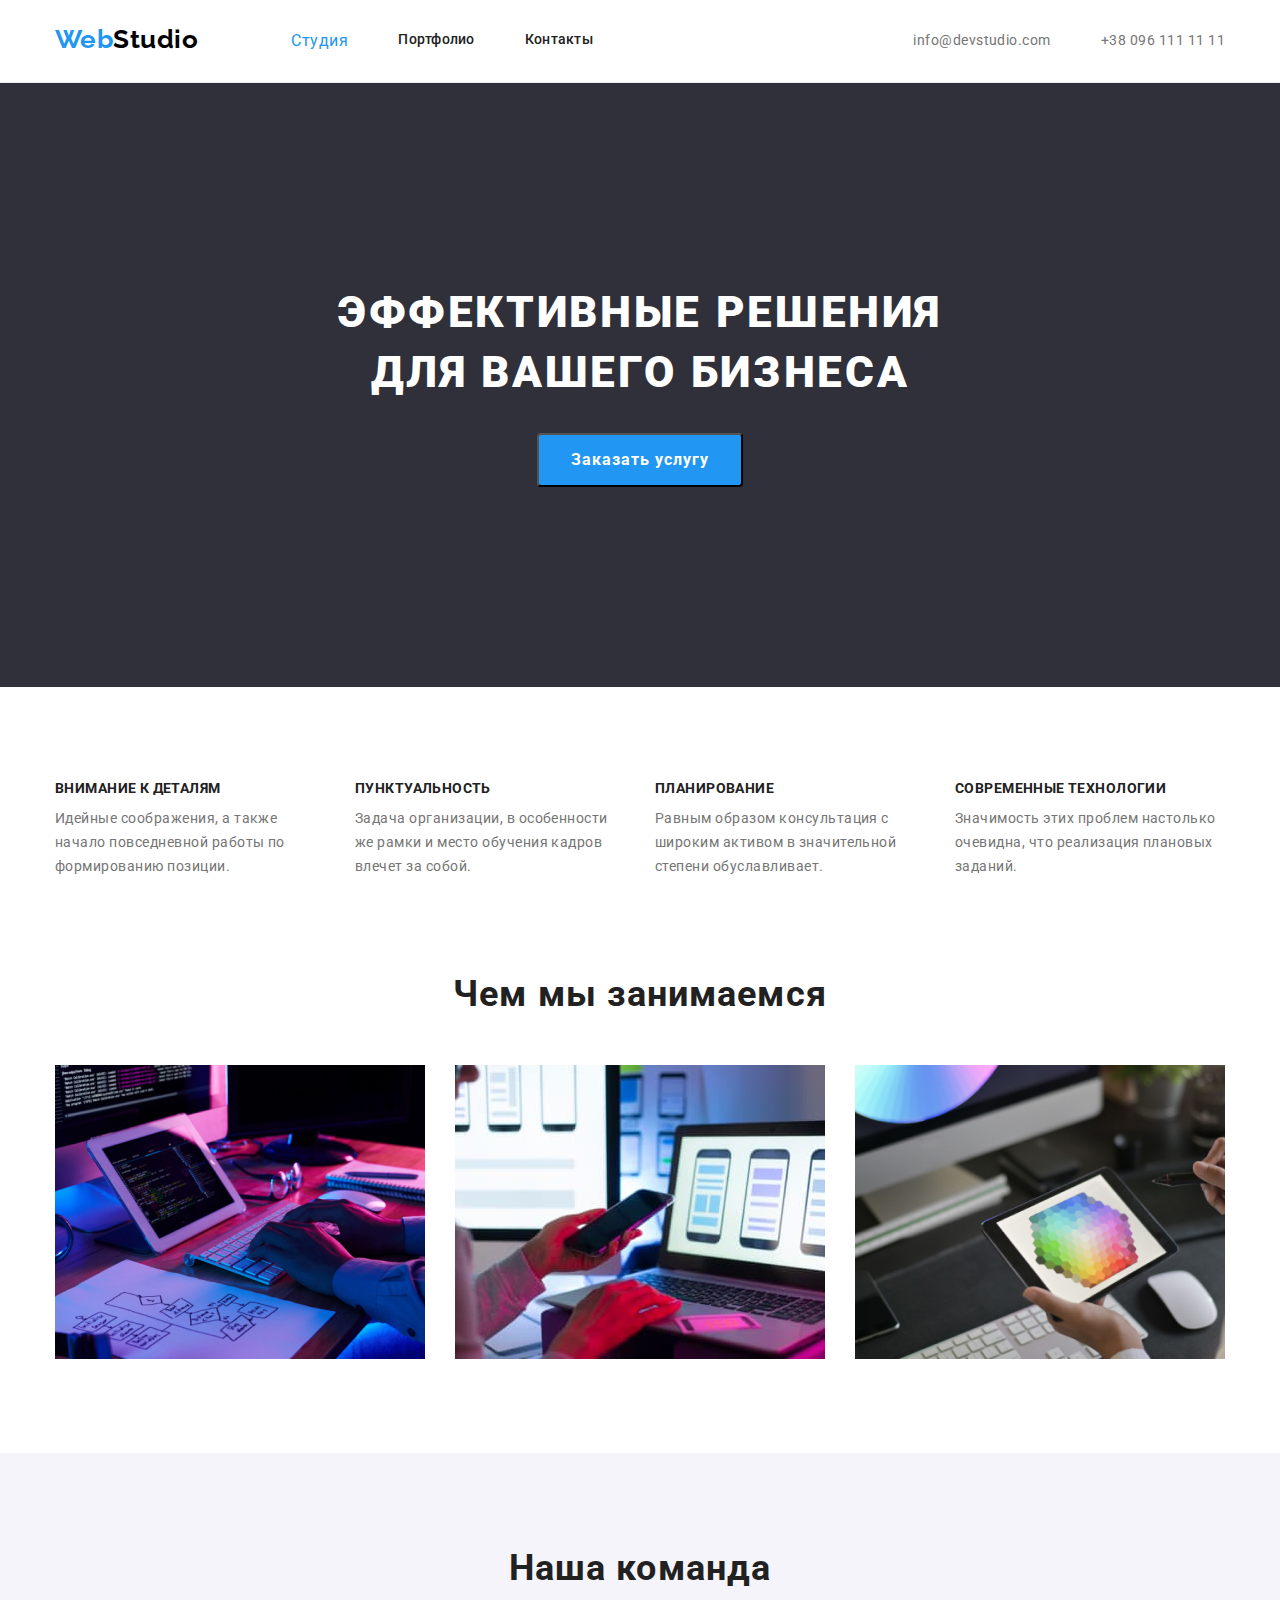
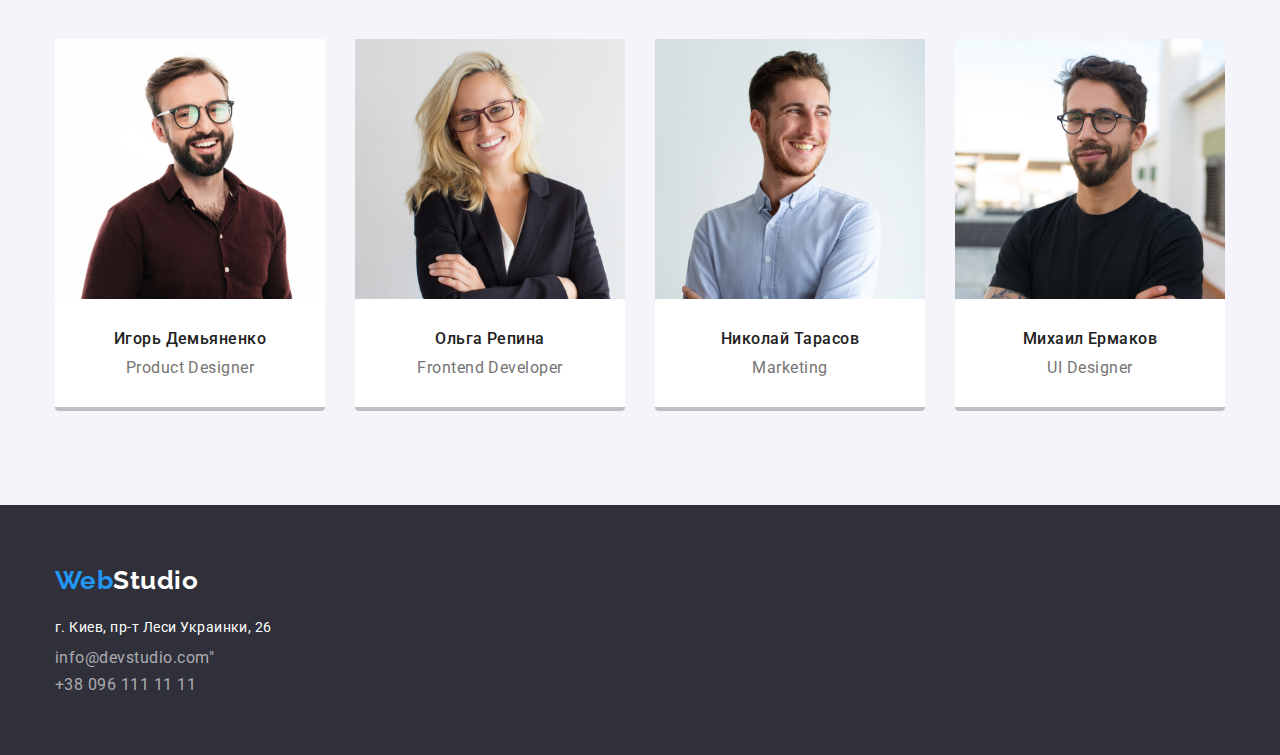
<file: index.html>
<!DOCTYPE html>
<html lang="ru">

<head>
    <meta charset="UTF-8" />
    <meta name="description" content="web studio site" />
    <title>business-solution</title>

    <link
        href="https://fonts.googleapis.com/css2?family=Raleway:wght@700&family=Roboto:wght@400;500;700;900&display=swap"
        rel="stylesheet">

    <link rel="stylesheet"
        href="https://cdnjs.cloudflare.com/ajax/libs/modern-normalize/1.1.0/modern-normalize.min.css">
    <link rel="stylesheet" href="./css/styles.css">

</head>

<body>
    <header>
        <div class="container">
            <nav class="nav-container">
                <a href="./index.html" class="logo">Web<span class="logo-color">Studio</span></a>
                <!-- <div class="header-nav"> -->
                <ul class="list nav-container">
                    <li class="nav-container-item"><a href="./index.html" class="site-nav-link-current">Студия</a></li>
                    <li class="nav-container-item"><a href="./portfolio.html" class="site-nav">Портфолио</a></li>
                    <li class="nav-container-item"><a href="" class="site-nav">Контакты</a></li>
                </ul>
                <!-- </div> -->
            </nav>
            <ul class="list nav-container">
                <li class="nav-container-item">
                    <a href="mailto:info@devstudio.com" class="contacts">info@devstudio.com</a>
                </li>
                <li class="nav-container-item"><a href="tel:+380961111111" class="contacts">+38 096 111 11 11</a></li>
            </ul>
        </div>
    </header>
    <main>
        <section class="banner">
            <div class="container">
                <h1>Эффективные решения <br> для вашего бизнеса</h1>
                <button type="button" class="button-primary">Заказать услугу</button>
            </div>
        </section>
        <section class="features">
            <div class="container">
                <h2 class="visually-hidden">наши преимущества</h2>
                <ul class="list list-of-features">
                    <li class="item-feature">
                        <h3 class="features-header">Внимание к деталям</h3>
                        <p class="features-text">Идейные соображения, а также начало повседневной работы по формированию
                            позиции.</p>
                    </li>
                    <li class="item-feature">
                        <h3 class="features-header">Пунктуальность</h3>
                        <p class="features-text">Задача организации, в особенности же рамки и место обучения кадров
                            влечет
                            за собой.</p>
                    </li>
                    <li class="item-feature">
                        <h3 class="features-header">Планирование</h3>
                        <p class="features-text">Равным образом консультация с широким активом в значительной степени
                            обуславливает.</p>
                    </li>
                    <li class="item-feature">
                        <h3 class="features-header">Современные технологии</h3>
                        <p class="features-text">Значимость этих проблем настолько очевидна, что реализация плановых
                            заданий.</p>
                    </li>
                </ul>
            </div>
        </section>

        <section class="scope">
            <div class="container">
                <h2 class="section-title">Чем мы занимаемся</h2>
                <ul class="list photo-work">
                    <li class="item-photo-work">
                        <img src="./images/coding.jpg" alt="coding" width="370" height="294" />
                    </li>
                    <li class="item-photo-work"><img src="./images/mobileadptation.jpg" alt="deviceadaptation"
                            width="370" height="294"></li>
                    <li class="item-photo-work"><img src="./images/graphics.jpg" alt="graphics" width="370"
                            height="294">
                    </li>
                </ul>
            </div>
        </section>
        <section class="team">
            <div class="container">
                <h2 class="section-title">Наша команда</h2>
                <!-- <div class="teamset"> -->
                <ul class="list teamcards">
                    <li class="team-members">
                        <img src="./images/igor_demyanenko.jpg" alt="igordemyanenkophotos" width="270">
                        <div class="team-photo">
                            <h3 class="name">Игорь Демьяненко</h3>
                            <p class="position">Product Designer</p>
                        </div>
                    </li>
                    <li class="team-members">
                        <img src="./images/olgarepina.jpg" alt="olgarepinaphoto" width="270">
                        <div class="team-photo">
                            <h3 class="name">Ольга Репина</h3>
                            <p class="position">Frontend Developer</p>
                        </div>
                    </li>
                    <li class="team-members">
                        <img src="./images/nikolaytarasov.jpg" alt="nikolaytarasovphoto" width="270">
                        <div class="team-photo">
                            <h3 class="name">Николай Тарасов</h3>
                            <p class="position">Marketing</p>
                        </div>
                    </li>
                    <li class="team-members">
                        <img src="./images/Mikhail_ermakov.jpg" alt="mikhailermakovphoto" width="270">
                        <div class="team-photo">
                            <h3 class="name">Михаил Ермаков</h3>
                            <p class="position">UI Designer</p>
                        </div>
                    </li>
                </ul>
                <!-- </div> -->
            </div>
        </section>
    </main>
<footer>
    <div class="container footer">
        <!-- <div class="footerlogo"> -->
        <a href="./index.html" class="logo">Web<span class="logo-color-footer">Studio</span></a>
        <!-- </div> -->
        <address class="address-details">
            <!-- <div class="addressfooter"> -->
            <ul class="list addressfooter">
                <li class="footerlink">
                    <a href="https://www.google.com.ua/maps/place/%D0%B1%D1%83%D0%BB.+%D0%9B%D0%B5%D1%81%D0%B8+%D0%A3%D0%BA%D1%80%D0%B0%D0%B8%D0%BD%D0%BA%D0%B8,+26,+%D0%9A%D0%B8%D0%B5%D0%B2,+02000/@50.4265807,30.5361971,17z/data=!4m13!1m7!3m6!1s0x40d4cf0e033ecbe9:0x57a4dffefec77da0!2z0LHRg9C7LiDQm9C10YHQuCDQo9C60YDQsNC40L3QutC4LCAyNiwg0JrQuNC10LIsIDAyMDAw!3b1!8m2!3d50.4265807!4d30.5383858!3m4!1s0x40d4cf0e033ecbe9:0x57a4dffefec77da0!8m2!3d50.4265807!4d30.5383858?hl=ru"
                        rel="noopener norefferer" class="address">г. Киев, пр-т Леси Украинки, 26</a>
                </li>
                <li class="footerlink"><a href="mailto:info@devstudio.com" class="email">info@devstudio.com"</a> <br>
                </li>
                <li class="footerlink"><a href="tel:+380961111111" class="email">+38 096 111 11 11</a></li>
            </ul>
            <!-- </div> -->
        </address>
    </div>
</footer>
</body>

</html>
</file>
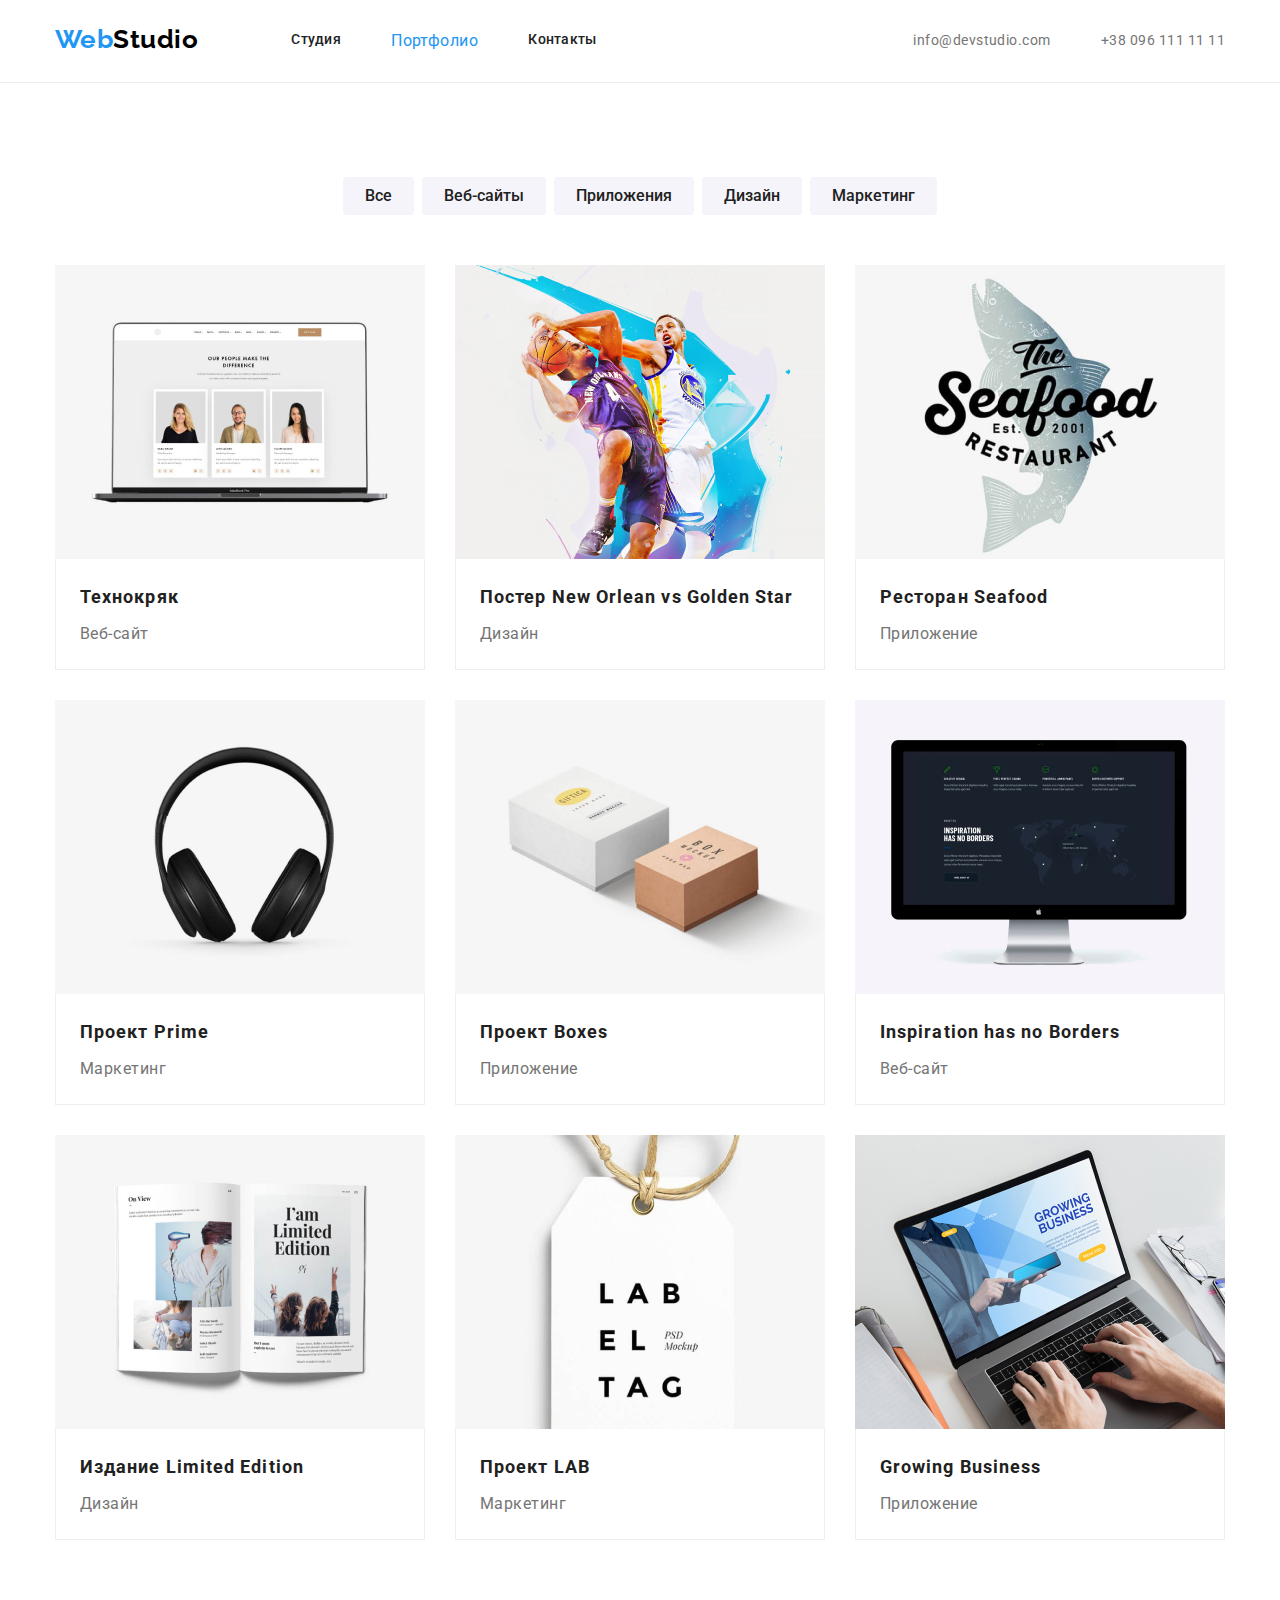
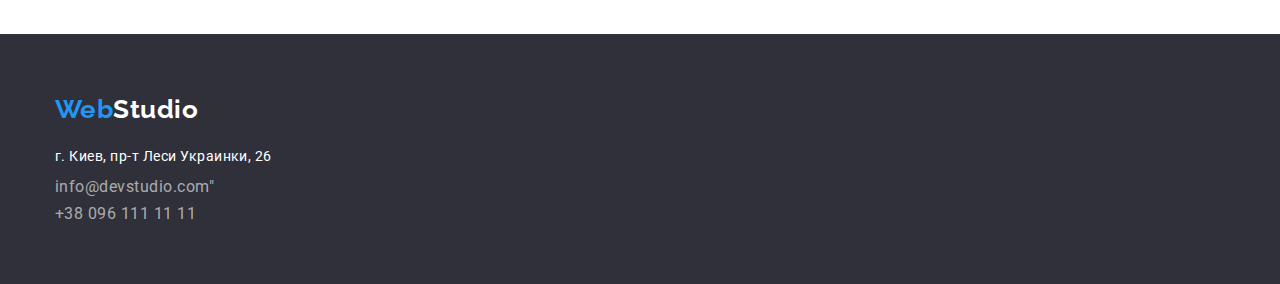
<file: portfolio.html>
<!DOCTYPE html>
<html lang="ru">

<head>
    <meta charset="UTF-8" />
    <meta name="description" content="web studio site" />
    <title>business-solution</title>

    <link
        href="https://fonts.googleapis.com/css2?family=Raleway:wght@700&family=Roboto:wght@400;500;700;900&display=swap"
        rel="stylesheet">

    <link rel="stylesheet"
        href="https://cdnjs.cloudflare.com/ajax/libs/modern-normalize/1.1.0/modern-normalize.min.css">
    <link rel="stylesheet" href="./css/styles.css">

</head>

<body>
    <header>
        <div class="container">
            <nav class="nav-container">
                <a href="./index.html" class="logo">Web<span class="logo-color">Studio</span></a>
                <!-- <div class="header-nav"> -->
                <ul class="list nav-container">
                    <li class="nav-container-item"><a href="./index.html" class="site-nav">Студия</a></li>
                    <li class="nav-container-item"><a href="./portfolio.html"
                            class="site-nav-link-current">Портфолио</a></li>
                    <li class="nav-container-item"><a href="" class="site-nav">Контакты</a></li>
                </ul>
                <!-- </div> -->
            </nav>
            <ul class="list nav-container">
                <li class="nav-container-item">
                    <a href="mailto:info@devstudio.com" class="contacts">info@devstudio.com</a>
                </li>
                <li class="nav-container-item"><a href="tel:+380961111111" class="contacts">+38 096 111 11 11</a></li>
            </ul>
        </div>
    </header>
    <main>
        <section class="portfolio">
        <div class="container">
                <h1 class="visually-hidden">list-of-services</h1>
                <ul class="list portfolio-btn">
                    <li><button type="button" class="button-secondary">Все</button></li>
                    <li><button type="button" class="button-secondary">Веб-сайты</button></li>
                    <li><button type="button" class="button-secondary">Приложения</button></li>
                    <li><button type="button" class="button-secondary">Дизайн</button></li>
                    <li><button type="button" class="button-secondary">Маркетинг</button></li>
                </ul>

                
                    <ul class="list list-of-exmp">
                        <li class="item">
                            <img src="./images/team.jpg" alt="team" width="370">
                            <div class="port-description">
                                <h2 class="portfolio-name">Технокряк</h2>
                                <p class="portfolio-filter">Веб-сайт</p>
                            </div>
                        </li>
                        <li class="item">
                            <img src="./images/bascetbolists).jpg" alt="poster" width="370">
                            <div class="port-description">
                                <h2 class="portfolio-name">Постер New Orlean vs Golden Star</h2>
                                <p class="portfolio-filter">Дизайн</p>
                            </div>
                        </li>
                        <li class="item">
                            <img src="./images/resaurant-logo.jpg" alt="logo-of-restaurant" width="370">
                            <div class="port-description">
                                <h2 class="portfolio-name">Ресторан Seafood</h2>
                                <p class="portfolio-filter">Приложение</p>
                            </div>
                        </li>
                        <li class="item">
                            <img src="./images/earpods.jpg" alt="earpods" width="370">
                            <div class="port-description">
                                <h2 class="portfolio-name">Проект Prime</h2>
                                <p class="portfolio-filter">Маркетинг</p>
                            </div>
                        </li>
                        <li class="item">

                            <img src="./images/boxes.jpg" alt="two-boxes" width="370">
                            <div class="port-description">
                                <h2 class="portfolio-name">Проект Boxes</h2>
                                <p class="portfolio-filter">Приложение</p>
                            </div>
                        </li>
                        <li class="item">
                            <img src="./images/desktop.jpg" alt="desktop" width="370">
                            <div class="port-description">
                                <h2 class="portfolio-name">Inspiration has no Borders</h2>
                                <p class="portfolio-filter">Веб-сайт</p>
                            </div>
                        </li>
                        <li class="item">
                            <img src="./images/magazine.jpg" alt="magazin" width="370">

                            <div class="port-description">
                                <h2 class="portfolio-name">Издание Limited Edition</h2>
                                <p class="portfolio-filter">Дизайн</p>
                            </div>
                        </li>
                        <li class="item">

                            <img src="./images/label-tag.jpg" alt="label-tag" width="370">
                            <div class="port-description">
                                <h2 class="portfolio-name">Проект LAB</h2>
                                <p class="portfolio-filter">Маркетинг</p>
                            </div>
                        </li>
                        <li class="item">

                            <img src="./images/notebook.jpg" alt="note-book" width="370">
                            <div class="port-description">
                                <h2 class="portfolio-name">Growing Business</h2>
                                <p class="portfolio-filter">Приложение</p>
                            </div>
                        </li>
                    </ul>
               
            </div>
        </section>
    </main>
<footer>
    <div class="container footer">
        <!-- <div class="footerlogo"> -->
        <a href="./index.html" class="logo">Web<span class="logo-color-footer">Studio</span></a>
        <!-- </div> -->
        <address class="address-details">
            <!-- <div class="addressfooter"> -->
            <ul class="list addressfooter">
                <li class="footerlink">
                    <a href="https://www.google.com.ua/maps/place/%D0%B1%D1%83%D0%BB.+%D0%9B%D0%B5%D1%81%D0%B8+%D0%A3%D0%BA%D1%80%D0%B0%D0%B8%D0%BD%D0%BA%D0%B8,+26,+%D0%9A%D0%B8%D0%B5%D0%B2,+02000/@50.4265807,30.5361971,17z/data=!4m13!1m7!3m6!1s0x40d4cf0e033ecbe9:0x57a4dffefec77da0!2z0LHRg9C7LiDQm9C10YHQuCDQo9C60YDQsNC40L3QutC4LCAyNiwg0JrQuNC10LIsIDAyMDAw!3b1!8m2!3d50.4265807!4d30.5383858!3m4!1s0x40d4cf0e033ecbe9:0x57a4dffefec77da0!8m2!3d50.4265807!4d30.5383858?hl=ru"
                        rel="noopener norefferer" class="address">г. Киев, пр-т Леси Украинки, 26</a>
                </li>
                <li class="footerlink"><a href="mailto:info@devstudio.com" class="email">info@devstudio.com"</a> <br>
                </li>
                <li class="footerlink"><a href="tel:+380961111111" class="email">+38 096 111 11 11</a></li>
            </ul>
            <!-- </div> -->
        </address>
    </div>
</footer>

</body>

</html>
</file>
<file: css/styles.css>
html {
  box-sizing: border-box;
}
*,
*::before,
*::after {
  box-sizing: inherit;
}

.container {
  width: 1200px;
  padding-left: 15px;
  padding-right: 15px;
  margin: 0 auto;
}

:root {
  --primary-text-color: #757575;
  --title-text-color: #212121;
  --accent-color: #2196f3;
  --primary-white-color: #e5e5e5;
  --primary-background-color: #ffffff;
  --card-set-item: 30px;
}

/* general parameters */
body {
  background-color: var(--primary-background-color);
  color: var(--primary-text-color);
  letter-spacing: 0.03em;

  font-family: Roboto, sans-serif;
}

/* ==========  HEADER  =========== */
header {
  border-bottom: solid 1px rgba(236, 236, 236, 1);
}

header .container {
  display: flex;
  justify-content: space-between;
}

.logo {
  font-family: Raleway, sans-serif;
  color: var(--accent-color);

  font-weight: bold;
  font-size: 26px;
  line-height: 1.19;
  text-decoration: none;
  display: inline-block;
  margin-right: 93px;
}
a.logo {
  /* padding: 24px 0px 25px 0px; */
  padding-top: 24px;
  padding-bottom: 25px;
}
.logo-color {
  color: #000000;
}
.logo-color-footer {
  color: #ffffff;
}
.list {
  list-style: none;
}
/*========== NAV  ========= */

.site-nav {
  color: var(--title-text-color);
  font-weight: 500;
  font-size: 14px;
  line-height: 1.14;
  letter-spacing: 0.02em;

  display: inline-block;
  /* margin-right: 50px; */
}

.site-nav:hover,
.site-nav:focus {
  color: var(--accent-color);
}
.site-nav-link-current {
  color: var(--accent-color);

  display: inline-block;
  /* margin-right: 50px; */
}

.nav-container-item a {
  display: block;
  align-items: center;
  padding: 32px 0;
}
.list.nav-container :not(:last-child) {
  margin-right: 50px;
  /* display: flex; */
}
.nav-container {
  display: flex;
  /* padding-top: 24px;
  padding-bottom: 25px; */
}
/* ========= CONTACTS ======= */
.contacts {
  color: var(--primary-text-color);
  display: inline-block;
  /* margin-left: 50px; */
  font-size: 14px;
  font-style: 500;
  line-height: 1.17;
}
.contacts:hover,
.contacts:focus {
  color: var(--accent-color);
}

/* .heaer-nav {
  padding-bottom: 32px;
  padding-top: 32px;
  padding-left: 93px;
} */

/* ======== MAIN SECTION  ======= */
.banner {
  background-color: #2f303a;
  text-align: center;
  padding-top: 200px;
  padding-bottom: 200px;
  /* padding-left: 15px;
  padding-right: 15px; */
}
.main-title {
  padding: 200px 252px 280px 252px;
  min-width: 696px;
  margin-bottom: 0px;
  text-align: center;
}
h1 {
  color: var(--primary-background-color);
  font-weight: 900;
  font-size: 44px;
  line-height: 1.36;
  text-align: center;
  letter-spacing: 0.06em;
  text-transform: uppercase;

  /* padding-top: 200px;
  margin-top: 0; */
}

h1,
h2,
h3,
p,
ul {
  margin-top: 0px;
  margin-bottom: 0px;
  padding: 0;
}

a {
  text-decoration: none;
}
img {
  display: block;
}
/*=======  FEATURES ========= */

/* features header */

.visually-hidden {
  position: absolute;
  width: 1px;
  height: 1px;
  margin: -1px;
  border: 0;
  padding: 0;
  
  white-space: nowrap;
  clip-path: inset(100%);
  clip: rect(0 0 0 0);
  overflow: hidden;
}
.features {
  padding-top: 94px;
  padding-bottom: 94px;
}

.features-header {
  color: var(--title-text-color);

  font-style: normal;
  font-size: 14px;
  line-height: 1.14;
  letter-spacing: 0.03em;
  text-transform: uppercase;
  margin-bottom: 10px;
  /* padding-top: 94px; */
}
/* .features li {
  margin-bottom: 94px;
} */

/* features text */
.features-text {
  font-style: normal;
  font-weight: normal;
  font-size: 14px;
  line-height: 1.71;
}
.list-of-features {
  display: flex;
  margin-left: -30px;
}


.item-feature {
  flex-basis: calc(100% / 4 - 30px);
  margin-left: var(--card-set-item);
}
/* .portfolio-filter {
  margin-bottom: 20px;
} */

.scope {
  padding-bottom:94px;
}
.section-title {
  color: var(--title-text-color);

  font-size: 36px;
  line-height: 1.17;
  text-align: center;
  text-align: center;

  letter-spacing: 0.03em;
  margin-bottom: 50px;
}

.photo-work {
  display: flex;
  margin-left: -30px;
  /* padding-bottom: 94px; */
  /* justify-content: space-between; */
}
.item-photo-work {
  flex-basis: calc(100% / 3 - 30px);
  margin-left: var(--card-set-item);
}

/*==========  buttons parameters =====*/
.button-primary {
  border-radius: 4px;
  padding: 10px 32px;
  text-align: center;

  color: var(--primary-background-color);
  background-color: var(--accent-color);

  font-weight: bold;
  font-size: 16px;
  line-height: 1.87;
  letter-spacing: 0.06em;
  cursor: pointer;
  margin-top: 30px;
}

button {
  font: inherit;
  cursor: pointer;
}

/*=========== TEAM =============*/
/* .container.team {
  padding-top: 94px;
  padding-bottom: 94px;
   background-color: #f5f4fa;
} */
.team{
background-color: #f5f4fa;
padding-top: 94px;
  padding-bottom: 94px;
}
/* 
/* .team { */
  /* background-color: var(--primary-white-color); */
  /* background-color: #f5f4fa; */ 

.team-photo {
  background-color: #ffffff;
  border-bottom: rgba(0, 0, 0, 0.25) solid 4px;
  border-radius: 4px;
}

.team-photo{
  padding: 30px 0px;
  /* text-align: center; */
}
.list.teamcards {
  display: flex;
  /* justify-content: space-between; */
  flex-wrap: wrap;
}

.teamcards li{
  /* width: 270px; */
  margin-right: 30px;
}

.name {
  color: var(--title-text-color);

  font-style: normal;
  font-weight: 500;
  font-size: 16px;
  line-height: 1.19;
  text-align: center;
}

.position {
  font-size: 16px;
  line-height: 1.19;
  text-align: center;
}
/* .team .section-title {
  padding-top: 94px;
  padding-bottom: 50px;
  margin-bottom: 0; */
}

/* .teamset {
  display: flex;
  justify-content: space-between;
  padding-bottom: 94px; */
}
/* .teamcards:not(:last-child) {
  margin-right: 30px;
} */
li.team-members{
  margin-right: 30px;
    width: 270px;
}
ul.list.teamcards{
  margin-right: -30px;
}
/* .team-photo img {
  margin-bottom: 30px;
} */
.team-photo h3 {
  margin-bottom: 10px;
}
/* .team-photo p {
  padding-bottom: 30px;
} */
/* ======  FOOTER ========= */
footer {
  background-color: #2f303a;
  padding-top: 60px;
  padding-bottom: 60px;
}
/* .container.footer{
padding: 60px 0px 60px 0px;
} */
.address {
  color: var(--primary-background-color);
  font-style: normal;
  font-size: 14px;
  line-height: 1.71;
  display: inline-block;
 
}
address{
  margin-top: 20px;
}
.container.footer a{
  margin-right: 0;
  padding-bottom: 0px;
  padding-top: 0px;
}


.list.addressfooter li:not(:last-child) {
  margin-bottom: 9px;
}
/* ul.list.addressfooter{
  margin-top: 20px;
} */

.email {
  color: rgba(255, 255, 255, 0.6);
  font-style: normal;
  display: inline-block;
}

.email:hover,
.email:focus {
  color: var(--accent-color);
}


/* ======  PORTFOLIO PAGE ======= */

.portfolio {
  padding-top: 94px;
  padding-bottom: 94px;
}
.nav-portfolio {
  display: flex;
}
ul.list.portfolio-btn {
  display: flex;
  margin-bottom: 50px;
  /* padding-top: 94px; */
  justify-content: center;
}

.button-secondary {
  color: var(--title-text-color);
  background-color: #f5f4fa;
  font-weight: 500;
  font-size: 16px;
  line-height: 1.62;
  text-align: center;
  cursor: pointer;
  padding: 6px 22px;
  flex-direction: row;
  border: transparent;
  border-width: 1px;
  border-radius: 4px;
}
.portfolio-btn li:not(:last-child) {
  
  margin-right: 8px;
}

.button-secondary:focus,
.button-secondary:hover {
  color: var(--primary-background-color);
  background-color: var(--accent-color);
}
ul.list-of-exmp {
  display: flex;
  flex-wrap: wrap;
  margin-right: -30px;
}

li.item {
  margin-right: 30px;
  width: 370px;
}

.list-of-exmp > .item {
  flex-basis: calc(100% / 3 - 60px);
}


.port-description {
  padding: 20px 24px;
  border-bottom: #eeeeee solid 1px;
  border-left: #eeeeee solid 1px;
  border-right: #eeeeee solid 1px;
}

.portfolio-name {
  color: var(--title-text-color);

  font-style: normal;
  font-size: 18px;
  line-height: 2;
  letter-spacing: 0.06em;
  margin-bottom: 4px;
}
.portfolio-filter {
  color: var(--primary-text-color);

  font-weight: normal;
  font-size: 16px;
  line-height: 1.87;
}

li.item:nth-child(-n + 6){
  margin-bottom: 30px;
}

/* .item {
  border: #eeeeee solid 1px;
  } */
</file>
